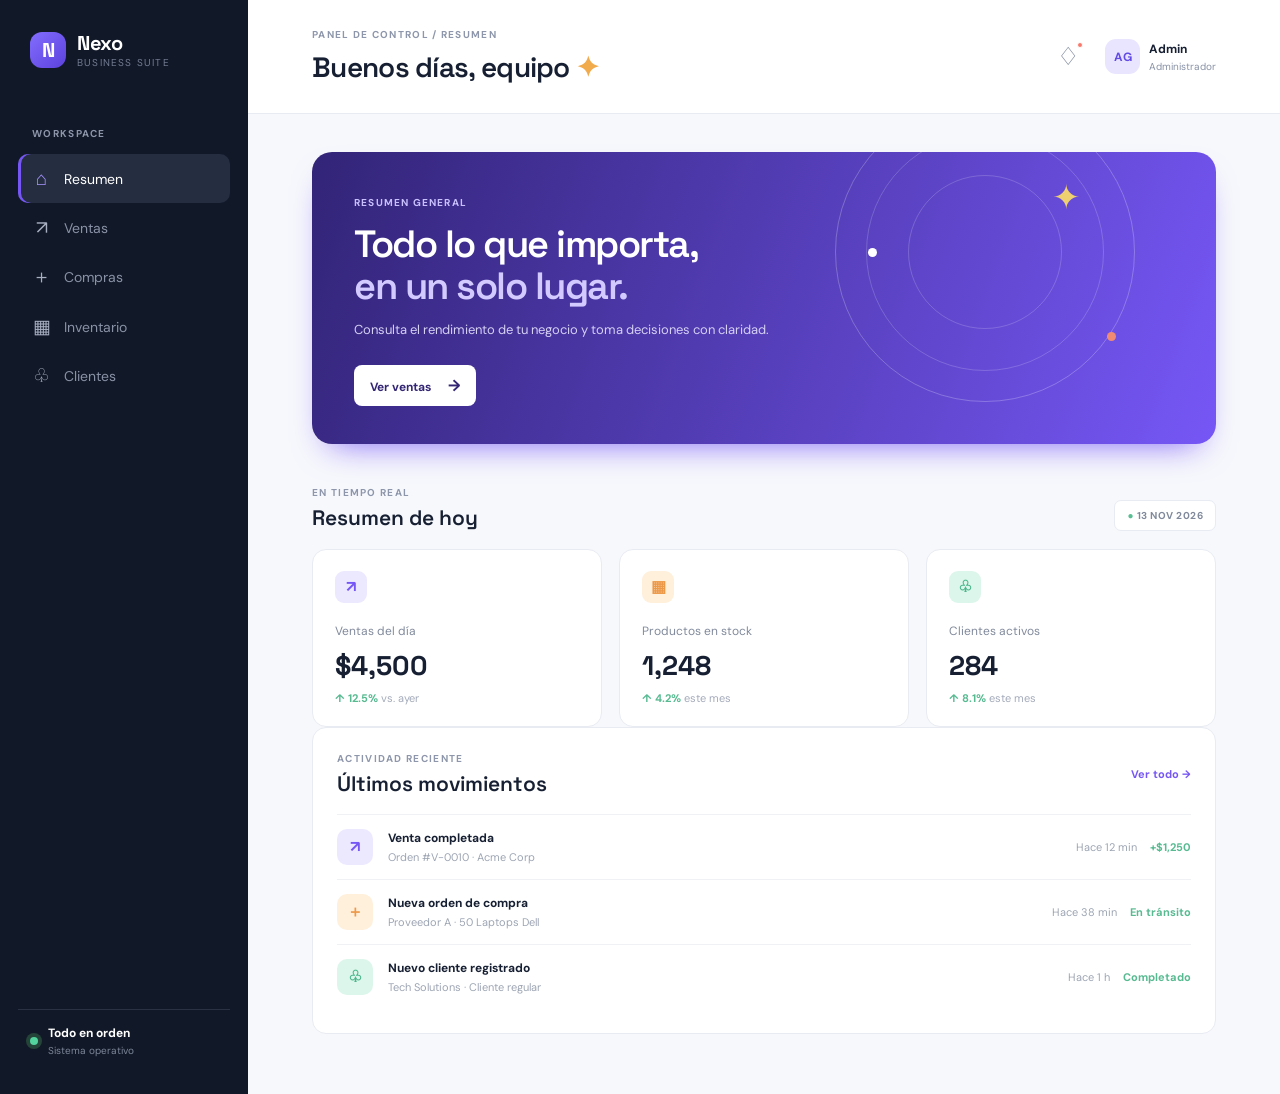
<file: index.html>
<!DOCTYPE html>
<html lang="es">
<head>
    <meta charset="UTF-8">
    <meta name="viewport" content="width=device-width, initial-scale=1.0">
    <meta name="theme-color" content="#111827">
    <title>Nexo | Gestión empresarial</title>
    <link rel="preconnect" href="https://fonts.googleapis.com">
    <link rel="preconnect" href="https://fonts.gstatic.com" crossorigin>
    <link href="https://fonts.googleapis.com/css2?family=DM+Sans:wght@400;500;600;700&family=Space+Grotesk:wght@500;600;700&display=swap" rel="stylesheet">
    <link rel="stylesheet" href="css/style.css">
</head>
<body>
    <div class="app-shell">
        <aside class="sidebar">
            <a class="brand" href="#" onclick="cargarModulo('inicio'); return false;">
                <span class="brand-mark">N</span>
                <span><strong>Nexo</strong><small>Business Suite</small></span>
            </a>

            <p class="nav-label">Workspace</p>
            <nav id="menu-navegacion" aria-label="Navegación principal">
                <button class="nav-button active" data-module="inicio" onclick="cargarModulo('inicio')">
                    <span class="nav-icon">⌂</span> Resumen
                </button>
                <button class="nav-button" data-module="ventas" onclick="cargarModulo('ventas')">
                    <span class="nav-icon">↗</span> Ventas
                </button>
                <button class="nav-button" data-module="compras" onclick="cargarModulo('compras')">
                    <span class="nav-icon">＋</span> Compras
                </button>
                <button class="nav-button" data-module="inventario" onclick="cargarModulo('inventario')">
                    <span class="nav-icon">▦</span> Inventario
                </button>
                <button class="nav-button" data-module="clientes" onclick="cargarModulo('clientes')">
                    <span class="nav-icon">♧</span> Clientes
                </button>
            </nav>

            <div class="sidebar-footer">
                <span class="status-dot"></span>
                <span><strong>Todo en orden</strong><small>Sistema operativo</small></span>
            </div>
        </aside>

        <div class="main-area">
            <header class="topbar">
                <div>
                    <p class="eyebrow">Panel de control / <span id="breadcrumb">Resumen</span></p>
                    <h1 id="page-title">Buenos días, equipo <span>✦</span></h1>
                </div>
                <div class="topbar-actions">
                    <button class="icon-button" aria-label="Notificaciones">♢<span class="notification-dot"></span></button>
                    <div class="user-chip"><span>AG</span><strong>Admin</strong><small>Administrador</small></div>
                </div>
            </header>

            <main id="contenido-principal">
                <section class="welcome-card">
                    <div>
                        <span class="section-tag">Resumen general</span>
                        <h2>Todo lo que importa,<br><em>en un solo lugar.</em></h2>
                        <p>Consulta el rendimiento de tu negocio y toma decisiones con claridad.</p>
                        <button class="primary-button" onclick="cargarModulo('ventas')">Ver ventas <span>→</span></button>
                    </div>
                    <div class="welcome-orbit" aria-hidden="true"><span>✦</span><i></i><b></b></div>
                </section>

                <div class="section-heading">
                    <div><p class="eyebrow">En tiempo real</p><h2>Resumen de hoy</h2></div>
                    <span class="date-pill">● 13 NOV 2026</span>
                </div>
                <section class="stats-grid">
                    <article class="stat-card stat-purple"><span class="stat-icon">↗</span><p>Ventas del día</p><strong>$4,500</strong><small class="positive">↑ 12.5% <span>vs. ayer</span></small></article>
                    <article class="stat-card stat-orange"><span class="stat-icon">▦</span><p>Productos en stock</p><strong>1,248</strong><small class="positive">↑ 4.2% <span>este mes</span></small></article>
                    <article class="stat-card stat-green"><span class="stat-icon">♧</span><p>Clientes activos</p><strong>284</strong><small class="positive">↑ 8.1% <span>este mes</span></small></article>
                </section>
                <section class="activity-card">
                    <div class="section-heading compact"><div><p class="eyebrow">Actividad reciente</p><h2>Últimos movimientos</h2></div><button class="text-button" onclick="cargarModulo('ventas')">Ver todo →</button></div>
                    <div class="activity-list">
                        <div class="activity-row"><span class="activity-avatar purple">↗</span><div><strong>Venta completada</strong><p>Orden #V-0010 · Acme Corp</p></div><time>Hace 12 min</time><b class="amount">+$1,250</b></div>
                        <div class="activity-row"><span class="activity-avatar orange">＋</span><div><strong>Nueva orden de compra</strong><p>Proveedor A · 50 Laptops Dell</p></div><time>Hace 38 min</time><b class="amount">En tránsito</b></div>
                        <div class="activity-row"><span class="activity-avatar green">♧</span><div><strong>Nuevo cliente registrado</strong><p>Tech Solutions · Cliente regular</p></div><time>Hace 1 h</time><b class="amount">Completado</b></div>
                    </div>
                </section>
            </main>
        </div>
    </div>
    <script src="js/app.js"></script>
</body>
</html>
</file>
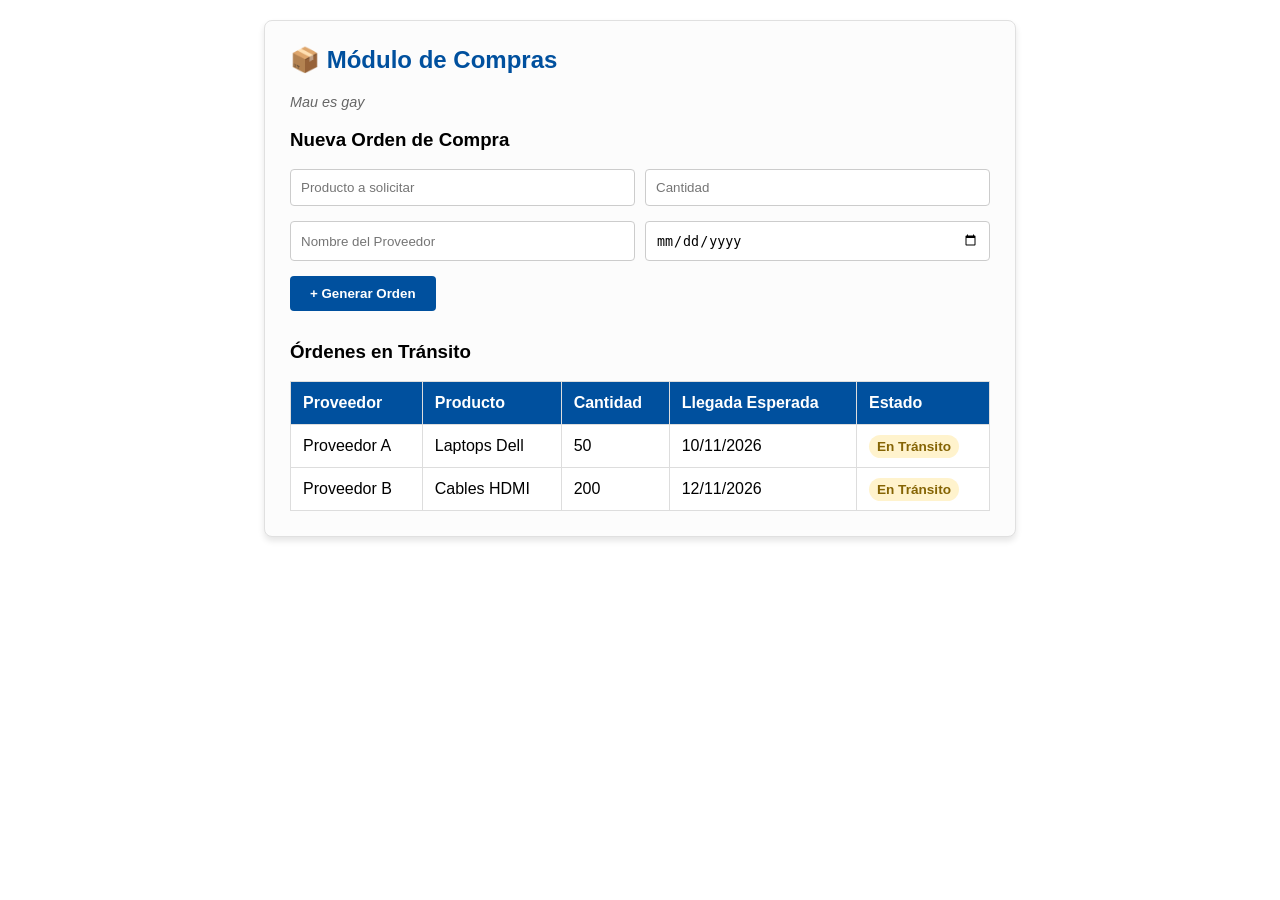
<file: modulos/compras.html>
<!DOCTYPE html>
<html lang="es">
<head>
    <meta charset="UTF-8">
    <meta name="viewport" content="width=device-width, initial-scale=1.0">
    <title>Sistema ERP - Compras</title>
    <style>
        .modulo-card {
            font-family: 'Segoe UI', Tahoma, Geneva, Verdana, sans-serif;
            border: 1px solid #e0e0e0;
            border-radius: 8px;
            padding: 25px;
            max-width: 700px;
            background-color: #fcfcfc;
            box-shadow: 0 4px 6px rgba(0,0,0,0.1);
            margin: 20px auto;
        }
        .modulo-card h2 {
            color: #00509e;
            margin-top: 0;
        }
        .form-row {
            display: flex;
            gap: 10px;
            margin-bottom: 15px;
        }
        .form-row input, .form-row select {
            padding: 10px;
            border: 1px solid #ccc;
            border-radius: 4px;
            flex: 1;
        }
        .btn-submit {
            padding: 10px 20px;
            background: #00509e;
            color: white;
            border: none;
            border-radius: 4px;
            cursor: pointer;
            font-weight: bold;
        }
        .btn-submit:hover {
            background: #003d7a;
        }
        table {
            width: 100%;
            border-collapse: collapse;
            margin-top: 15px;
            background: white;
        }
        th, td {
            border: 1px solid #ddd;
            padding: 12px;
            text-align: left;
        }
        th {
            background-color: #00509e;
            color: white;
        }
        .status-badge {
            padding: 4px 8px;
            border-radius: 12px;
            font-size: 0.85em;
            font-weight: bold;
        }
        .status-transit { background-color: #fff3cd; color: #856404; }
        .status-new { background-color: #d1ecf1; color: #0c5460; }
    </style>
</head>
<body>

<div class="modulo-card">
    <h2>📦 Módulo de Compras</h2>
    <p style="color: #666; font-size: 0.9em;"><em>Mau es gay</em></p>
    
    <div style="margin-bottom: 30px;">
        <h3>Nueva Orden de Compra</h3>
        <form id="form-compras">
            <div class="form-row">
                <input type="text" id="producto" placeholder="Producto a solicitar" required>
                <input type="number" id="cantidad" placeholder="Cantidad" min="1" required>
            </div>
            <div class="form-row">
                <input type="text" id="proveedor" placeholder="Nombre del Proveedor" required>
                <input type="date" id="fecha-llegada" required>
            </div>
            <button type="submit" class="btn-submit">+ Generar Orden</button>
        </form>
    </div>

    <h3>Órdenes en Tránsito</h3>
    <table id="tabla-ordenes">
        <thead>
            <tr>
                <th>Proveedor</th>
                <th>Producto</th>
                <th>Cantidad</th>
                <th>Llegada Esperada</th>
                <th>Estado</th>
            </tr>
        </thead>
        <tbody>
            <tr>
                <td>Proveedor A</td>
                <td>Laptops Dell</td>
                <td>50</td>
                <td>10/11/2026</td>
                <td><span class="status-badge status-transit">En Tránsito</span></td>
            </tr>
            <tr>
                <td>Proveedor B</td>
                <td>Cables HDMI</td>
                <td>200</td>
                <td>12/11/2026</td>
                <td><span class="status-badge status-transit">En Tránsito</span></td>
            </tr>
        </tbody>
    </table>
</div>

<script>
    // Capturamos el evento de envío del formulario
    document.getElementById('form-compras').addEventListener('submit', function(event) {
        event.preventDefault(); // Evita que la página se recargue
        
        // Obtenemos los valores del formulario
        const producto = document.getElementById('producto').value;
        const cantidad = document.getElementById('cantidad').value;
        const proveedor = document.getElementById('proveedor').value;
        
        // Formateamos la fecha (básico)
        const fechaRaw = document.getElementById('fecha-llegada').value;
        const [year, month, day] = fechaRaw.split('-');
        const fechaFormateada = `${day}/${month}/${year}`;
        
        // Creamos una nueva fila para la tabla
        const tbody = document.querySelector('#tabla-ordenes tbody');
        const nuevaFila = document.createElement('tr');
        
        nuevaFila.innerHTML = `
            <td>${proveedor}</td>
            <td>${producto}</td>
            <td>${cantidad}</td>
            <td>${fechaFormateada}</td>
            <td><span class="status-badge status-new">Recién Creada</span></td>
        `;
        
        // Agregamos la fila a la tabla
        tbody.appendChild(nuevaFila);
        
        // Limpiamos el formulario y avisamos al usuario
        this.reset();
        alert('Orden generada e insertada en el inventario temporal.');
    });
</script>

</body>
</html>
</file>
<file: css/style.css>
:root {
    --ink: #172033;
    --muted: #8891a5;
    --line: #e8ebf2;
    --surface: #fff;
    --canvas: #f7f8fc;
    --purple: #7657f6;
    --navy: #111827;
}
* { box-sizing: border-box; }
body { margin: 0; min-width: 320px; background: var(--canvas); color: var(--ink); font-family: "DM Sans", sans-serif; }
button { font: inherit; }
.app-shell { display: flex; min-height: 100vh; }
.sidebar { width: 248px; flex: 0 0 248px; padding: 30px 18px 22px; background: var(--navy); color: #fff; display: flex; flex-direction: column; }
.brand { display: flex; align-items: center; gap: 11px; color: #fff; text-decoration: none; margin: 0 12px 58px; }
.brand-mark { display: grid; place-items: center; width: 36px; height: 36px; color: #fff; background: linear-gradient(135deg, #836cff, #5b42dc); border-radius: 12px; font: 700 20px "Space Grotesk"; }
.brand strong { display: block; font: 700 20px "Space Grotesk"; letter-spacing: -.5px; }.brand small { display: block; color: #737d93; font-size: 10px; letter-spacing: 1.2px; text-transform: uppercase; }
.nav-label, .eyebrow { color: #8d96aa; font-size: 10px; font-weight: 700; letter-spacing: 1.3px; margin: 0 14px 14px; text-transform: uppercase; }.nav-button { width: 100%; padding: 12px 14px; border: 0; border-radius: 10px; background: transparent; color: #8992a6; cursor: pointer; display: flex; align-items: center; gap: 13px; font-size: 14px; text-align: left; transition: .2s ease; }.nav-button:hover, .nav-button.active { color: #fff; background: #252d40; }.nav-button.active { box-shadow: inset 3px 0 var(--purple); }.nav-icon { width: 19px; color: #a7afc1; font-size: 19px; text-align: center; }.nav-button.active .nav-icon { color: #a895ff; }
.sidebar-footer { display: flex; gap: 10px; align-items: center; margin-top: auto; padding: 15px 12px; border-top: 1px solid #293142; color: #fff; font-size: 12px; }.sidebar-footer strong, .sidebar-footer small { display: block; }.sidebar-footer small { color: #7d8799; margin-top: 3px; font-size: 10px; }.status-dot { width: 8px; height: 8px; border-radius: 50%; background: #53d39d; box-shadow: 0 0 0 4px #254439; }
.main-area { width: calc(100% - 248px); }.topbar { min-height: 112px; padding: 28px clamp(24px, 5vw, 72px); background: var(--surface); display: flex; justify-content: space-between; align-items: center; border-bottom: 1px solid var(--line); }.topbar .eyebrow { margin: 0 0 8px; }.topbar h1 { margin: 0; font: 600 clamp(20px, 2.2vw, 28px) "Space Grotesk"; letter-spacing: -.7px; }.topbar h1 span { color: #f1aa4c; }.topbar-actions { display: flex; align-items: center; gap: 20px; }.icon-button { position: relative; border: 0; background: none; color: #7c869a; font-size: 25px; cursor: pointer; }.notification-dot { position: absolute; top: 3px; right: 2px; width: 6px; height: 6px; border-radius: 50%; background: #fa786b; border: 1px solid #fff; }.user-chip { display: grid; grid-template-columns: 35px auto; column-gap: 9px; align-items: center; font-size: 12px; }.user-chip span { grid-row: span 2; display: grid; place-items: center; width: 35px; height: 35px; border-radius: 11px; color: #634be5; background: #e9e5ff; font-weight: 700; }.user-chip strong { font-size: 12px; }.user-chip small { color: var(--muted); font-size: 10px; }
#contenido-principal { max-width: 1240px; margin: 0 auto; padding: 38px clamp(24px, 5vw, 72px) 60px; }.welcome-card { position: relative; min-height: 250px; overflow: hidden; padding: 38px 42px; border-radius: 20px; color: #fff; background: linear-gradient(110deg, #322477, #7657f6); box-shadow: 0 16px 35px -18px #7657f6; }.welcome-card h2 { margin: 13px 0 10px; font: 600 clamp(25px, 3.2vw, 38px) "Space Grotesk"; letter-spacing: -1.5px; line-height: 1.1; }.welcome-card h2 em { color: #d3cbff; font-style: normal; }.welcome-card p { color: #d5d0f4; font-size: 13px; }.section-tag { color: #c9c1ff; font-size: 10px; font-weight: 700; letter-spacing: 1.2px; text-transform: uppercase; }.primary-button { margin-top: 14px; padding: 10px 16px; border: 0; border-radius: 8px; color: #342674; background: #fff; cursor: pointer; font-size: 12px; font-weight: 700; }.primary-button span { margin-left: 14px; font-size: 16px; }.welcome-orbit { position: absolute; right: 9%; top: -50px; width: 300px; height: 300px; border: 1px solid #ffffff3d; border-radius: 50%; }.welcome-orbit:before, .welcome-orbit:after { content: ""; position: absolute; inset: 30px; border: 1px solid #ffffff2e; border-radius: 50%; }.welcome-orbit:after { inset: 72px; }.welcome-orbit span { position: absolute; right: 54px; top: 72px; color: #efd071; font-size: 34px; }.welcome-orbit i, .welcome-orbit b { position: absolute; width: 9px; height: 9px; border-radius: 50%; background: #fff; }.welcome-orbit i { left: 32px; top: 145px; }.welcome-orbit b { right: 18px; bottom: 60px; background: #f08a72; }
.section-heading { display: flex; justify-content: space-between; align-items: end; margin: 42px 0 18px; }.section-heading .eyebrow { margin: 0 0 5px; }.section-heading h2 { margin: 0; font: 600 21px "Space Grotesk"; }.date-pill { padding: 8px 12px; border: 1px solid var(--line); border-radius: 7px; color: #7f899b; background: #fff; font-size: 10px; font-weight: 700; letter-spacing: .5px; }.date-pill:first-letter { color: #59bf92; }.stats-grid { display: grid; grid-template-columns: repeat(3, 1fr); gap: 17px; }.stat-card { position: relative; padding: 21px 22px; border: 1px solid var(--line); border-radius: 14px; background: #fff; }.stat-icon { display: grid; place-items: center; width: 32px; height: 32px; margin-bottom: 20px; border-radius: 9px; font-weight: 700; }.stat-card p { margin: 0 0 9px; color: #818a9c; font-size: 12px; }.stat-card strong { display: block; font: 700 27px "Space Grotesk"; }.stat-card small { display: block; margin-top: 8px; color: #57ba91; font-size: 11px; font-weight: 700; }.stat-card small span { color: #a3aaba; font-weight: 400; }.stat-purple .stat-icon { color: #7657f6; background: #ece9ff; }.stat-orange .stat-icon { color: #ed994a; background: #fff0dc; }.stat-green .stat-icon { color: #4ab68b; background: #ddf6eb; }
.activity-card { padding: 24px; border: 1px solid var(--line); border-radius: 14px; background: #fff; }.section-heading.compact { margin: 0 0 17px; align-items: center; }.text-button { padding: 0; border: 0; color: #7657f6; background: none; cursor: pointer; font-size: 11px; font-weight: 700; }.activity-row { display: grid; grid-template-columns: 38px 1fr auto auto; gap: 13px; align-items: center; padding: 14px 0; border-top: 1px solid #f0f1f5; }.activity-avatar { display: grid; place-items: center; width: 36px; height: 36px; border-radius: 10px; font-weight: 700; }.activity-avatar.purple { color: #7657f6; background: #ece9ff; }.activity-avatar.orange { color: #ed994a; background: #fff0dc; }.activity-avatar.green { color: #4ab68b; background: #ddf6eb; }.activity-row strong { display: block; font-size: 12px; }.activity-row p, .activity-row time { margin: 4px 0 0; color: #9da5b3; font-size: 11px; }.activity-row time { margin: 0; }.amount { color: #57ba91; font-size: 11px; }
.modulo-card { color: var(--ink); border: 1px solid var(--line); border-radius: 16px; background: #fff; box-shadow: 0 8px 25px #28334b0a; }
@media (max-width: 760px) { .sidebar { width: 68px; flex-basis: 68px; padding: 22px 10px; }.brand { margin: 0 auto 50px; }.brand > span:last-child, .nav-label, .nav-button:not(.active)::after, .nav-button { font-size: 0; }.nav-button { justify-content: center; padding: 13px 0; }.nav-icon { font-size: 19px; }.sidebar-footer { padding: 14px 0; justify-content: center; }.sidebar-footer > span:last-child { display: none; }.main-area { width: calc(100% - 68px); }.topbar { padding: 22px 20px; }.user-chip strong, .user-chip small { display: none; }.topbar-actions { gap: 6px; } #contenido-principal { padding: 25px 20px 45px; }.welcome-card { padding: 28px; }.welcome-orbit { right: -120px; opacity: .7; }.stats-grid { grid-template-columns: 1fr; }.activity-row { grid-template-columns: 38px 1fr auto; }.activity-row time { display: none; } }
@media (max-width: 450px) { .topbar h1 { font-size: 19px; }.topbar .eyebrow { font-size: 8px; }.date-pill { display: none; }.welcome-card h2 { font-size: 28px; }.activity-card { padding: 18px 15px; } }
</file>
